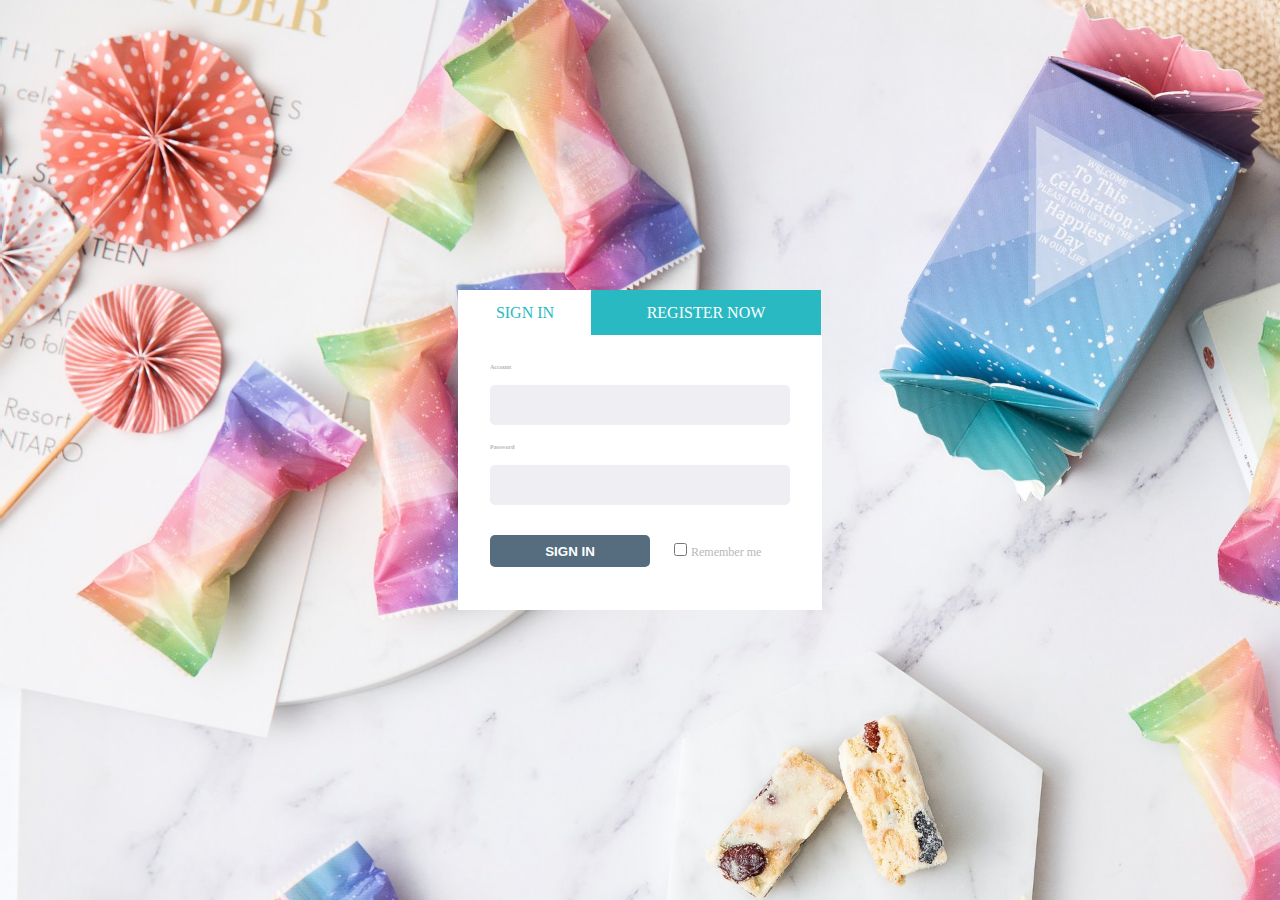
<file: html/index.html>
<!DOCTYPE html>
<html lang="zh-CN">

<head>
    <meta charset="UTF-8">
    <meta http-equiv="X-UA-Compatible" content="IE=edge">
    <meta name="viewport" content="width=device-width, initial-scale=1.0">
    <link rel="stylesheet" href="../css/login.css">
    <title>Document</title>
</head>

<body>
    <div id="login" class="bg">
        <div>
            <div id="sign">
                <p class="bg">SIGN IN</p>
            </div>
            <div id="register"><a href="register.html" class="bg" style="background-color: #29B9C2;">REGISTER NOW</a>
            </div>
        </div>
        <form action="#" method="post" id="form" class="bg">
            <label for="account" id="a_label" class="bg">Account</label>
            <input type="text" id="account" required="required" maxlength="20">
            <label for="password" id="p_label" class="bg">Password</label>
            <input type="password" id="password" required="required" maxlength="20">
            <input type="submit" id="submit" value="SIGN IN">
            <input type="checkbox" id="checkbox">
            <label for="checkbox" id="remember" class="bg">Remember me</label>
        </form>
    </div>
</body>
</html>
</file>
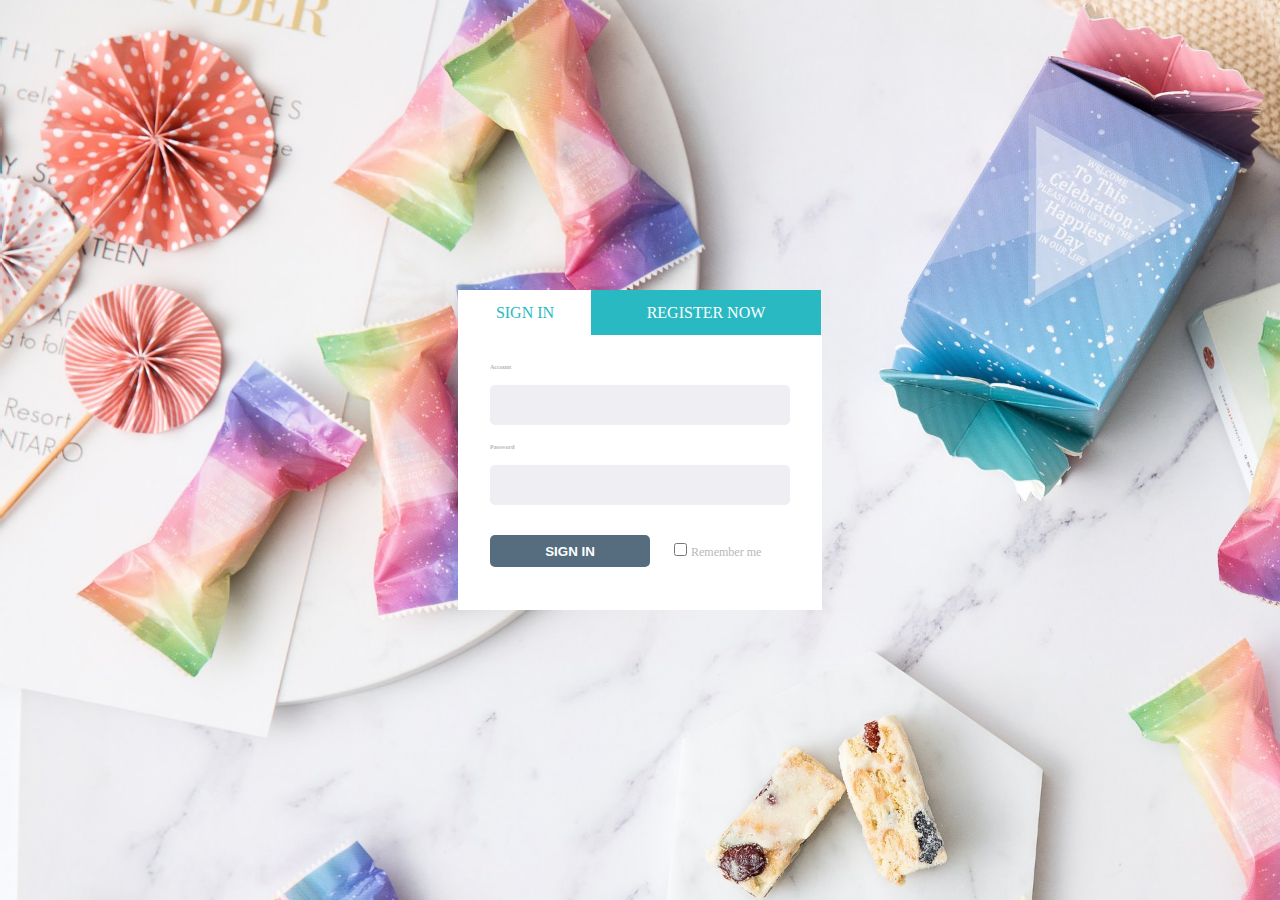
<file: html/Login.html>
<!DOCTYPE html>
<html lang="zh-CN">

<head>
    <meta charset="UTF-8">
    <meta http-equiv="X-UA-Compatible" content="IE=edge">
    <meta name="viewport" content="width=device-width, initial-scale=1.0">
    <link rel="stylesheet" href="../css/login.css">
    <title>Welcome</title>
</head>

<body>
    <div id="login" class="bg">
        <div>
            <div id="sign">
                <p class="bg">SIGN IN</p>
            </div>
            <div id="register"><a href="Register.html" class="bg" style="background-color: #29B9C2;">REGISTER NOW</a>
            </div>
        </div>
        <form action="#" method="post" id="form" class="bg">
            <label for="account" id="a_label" class="bg">Account</label>
            <input type="text" id="account" required="required" maxlength="20">
            <label for="password" id="p_label" class="bg">Password</label>
            <input type="password" id="password" required="required" maxlength="20">
            <input type="submit" id="submit" value="SIGN IN">
            <input type="checkbox" id="checkbox">
            <label for="checkbox" id="remember" class="bg">Remember me</label>
        </form>
    </div>
</body>
</html>
</file>
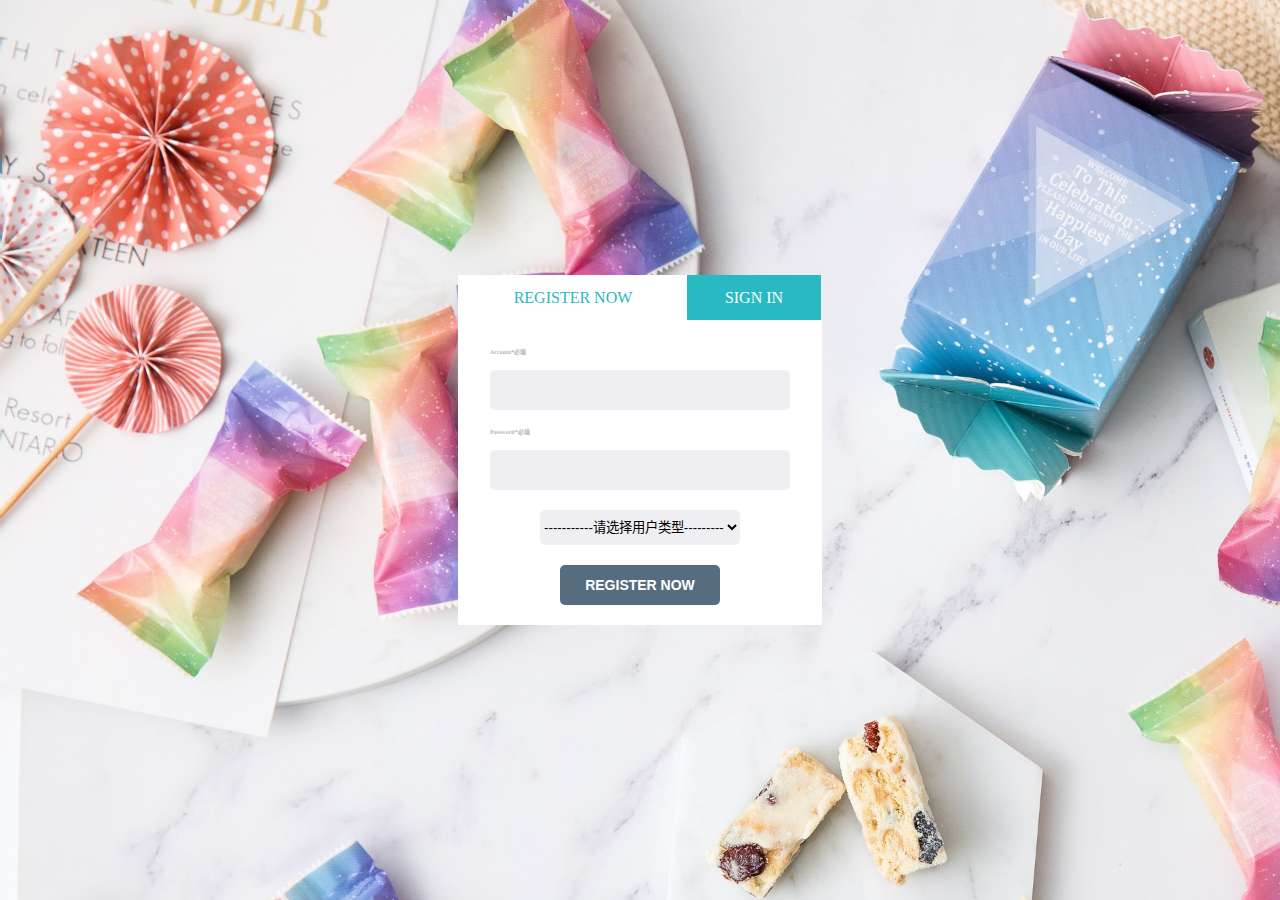
<file: html/register.html>
<!DOCTYPE html>
<html lang="zh-CN">
<head>
    <meta charset="UTF-8">
    <meta http-equiv="X-UA-Compatible" content="IE=edge">
    <meta name="viewport" content="width=device-width, initial-scale=1.0">
    <link rel="stylesheet" href="../css/register.css">
    <title>Welcome</title>
</head>
<body>
    <div id="login">
        <div class="bg">
            <div id="sign"><p>REGISTER NOW</p></div>
            <div id="register" style="background-color: #29B9C2;"><a href="Login.html">SIGN IN</a></div>
        </div>
        <form action="#" method="post" id="form">
            <label for="account" id="a_label">Account*必填</label>
            <input type="text" id="account" required="required" maxlength="20">
            <label for="password" id="p_label">Password*必填</label>
            <input type="password" id="password" required="required" maxlength="20">
            <!-- 改的起点 -->
            <select name="type" id="type" >
                <option value="0" selected="selected">-----------请选择用户类型-------------</option>
                <option value="1">-----------------管理员----------------</option>
                <option value="2">------------------商家------------------</option>
                <option value="3">-----------------消费者----------------</option>
            </select>
            <!-- 改的终点 -->
            <input type="submit" id="submit" value="REGISTER NOW">
        </form>
    </div>
</body>
</html>
</file>
<file: css/login.css>
* {
    padding: 0;
    margin: 0;
    background-image: url(../img/login.png);        
}


a {
    text-decoration: none;
}

.bg {
    background-image: none;
    background-color: #fff;
}

#login {
    /* position: absolute; */
    position: absolute;
    top: 0;
    left: 0;
    right: 0;
    bottom: 0;
    width: 364px;
    height: 320px;
    margin: auto;
}

#sign {
    display: inline-block;
    width: 134px;
    height: 45px;
}

#sign p {
    display: inline-block;
    text-align: center;
    line-height: 45px;
    width: 134px;
    height: 45px;
    color: #29B9C2;
}

#register{
    display: inline-block;
    width: 225px;
    height: 45px;
}

#register a {
    display: inline-block;
    text-align: center;
    line-height: 45px;
    width: 230px;
    height: 45px;
    margin-left: -5px;
    color: #fff;
}

#a_label {
    display: block;
    margin-left: 32px;
    padding-bottom: 10px;
    height: 40px;
    line-height: 65px;
    font-size: 6px;
    font-weight: 700;
    color: #B8B8B8;
}
#account{
    display: block;
    margin-left: 32px;
    width: 290px;
    height: 37px;
    font-size: 22px;
    font-weight: 300;
    letter-spacing: 4px;
    padding-top: 3px;
    padding-left: 10px;
    background-color: #EFEEF3;
    background-image: none;
    border: none;
    outline: none;
    border-radius: 5px;
}

#account:focus {
    outline: medium solid #29B9C2;
}

#p_label {
    display: block;
    margin-left: 32px;
    padding-bottom: 10px;
    height: 30px;
    line-height: 45px;
    font-size: 6px;
    font-weight: 700;
    color: #B8B8B8;
}
#password {
    display: block;
    margin-left: 32px;
    width: 290px;
    height: 40px;
    font-size: 22px;
    letter-spacing: 4px;
    padding-left: 10px;
    background-color: #EFEEF3;
    background-image: none; 
    border: 0px;
    outline: none;
    border-radius: 5px;
}

#password:focus {
    outline: medium solid #29B9C2;
}

#submit {
    display: inline-block;
    height: 32px;
    width: 160px;
    margin-top: 30px;
    margin-left: 32px;
    color: #fff;
    font-weight: 700;
    background-color: #566D7F;
    background-image: none;
    border: 0px;
    border-radius: 5px;
}

#submit:hover {
    background-color: #29B9C2;
}

#checkbox {
    margin-left: 20px;
}

#remember {
    font-size: 12px;
    color: #B8B8B8;
}
</file>
<file: css/register.css>
* {
    padding: 0;
    margin: 0;
    background-image: url(../img/login.png);
}
a {
    text-decoration: none;
}


#login {
    position: absolute;
    width: 364px;
    /* 改了高度 */
    height: 350px; 
    top: 0;
    left: 0;
    right: 0;
    bottom: 0;
    margin: auto;
    background-image: none;
    background-color: #fff;
}

#form {
    background-image: none;
    background-color: #fff;
}

#sign {
    display: inline-block;
    width: 230px;
    height: 45px;
    background-color: #fff;
    background-image: none;
}

#sign p {
    display: inline-block;
    text-align: center;
    line-height: 45px;
    width: 230px;
    height: 45px;
    background-color: #fff;
    background-image: none;
    color: #29B9C2;
}

#register{
    display: inline-block;
    width: 134px;
    height: 45px;
    margin-left: -5px;
    background-image: none;
}

#register a {
    display: inline-block;
    text-align: center;
    line-height: 45px;
    width: 134px;
    height: 45px;
    background-color: #29B9C2;
    color: #fff;
    background-image: none;
}

#a_label {
    display: block;
    margin-left: 32px;
    padding-bottom: 10px;
    height: 40px;
    line-height: 65px;
    font-size: 6px;
    font-weight: 700;
    color: #B8B8B8;
    background-color: #fff;
    background-image: none;
}
#account{
    display: block;
    margin-left: 32px;
    width: 290px;
    height: 37px;
    font-size: 22px;
    font-weight: 300;
    letter-spacing: 4px;
    padding-top: 3px;
    padding-left: 10px;
    background-color: #EFEEF3;
    background-image: none;
    border: none;
    outline: none;
    border-radius: 5px;
}

#account:focus {
    outline: medium solid #29B9C2;
}

#p_label {
    display: block;
    margin-left: 32px;
    padding-bottom: 10px;
    height: 30px;
    line-height: 45px;
    font-size: 6px;
    font-weight: 700;
    color: #B8B8B8;
    background-color: #fff;
    background-image: none;
}
#password {
    display: block;
    margin-left: 32px;
    width: 290px;
    height: 40px;
    font-size: 22px;
    letter-spacing: 4px;
    padding-left: 10px;
    background-color: #EFEEF3;
    background-image: none; 
    border: 0px;
    outline: none;
    border-radius: 5px;
}

#password:focus {
    outline: medium solid #29B9C2;
}


#submit {
    display: inline-block;
    height: 40px;
    width: 160px;
    margin-top: 20px;
    margin-left: 102px;
    font-size: 14px;
    color: #fff;
    font-weight: 700;
    background-color: #566D7F;
    background-image: none;
    border: 0px;
    border-radius: 5px;
}

#submit:hover {
    background-color: #29B9C2;
}

/* 下面全都是要改 */

#type {
    margin-top: 20px; 
    width: 200px; 
    height: 35px;
    margin-left: 82px;
    background-image: none;
    background-color: #EFEEF3; 
    border: 0; 
    border-radius: 5px;
}

#type:focus {
    outline: 0;
}
</file>
